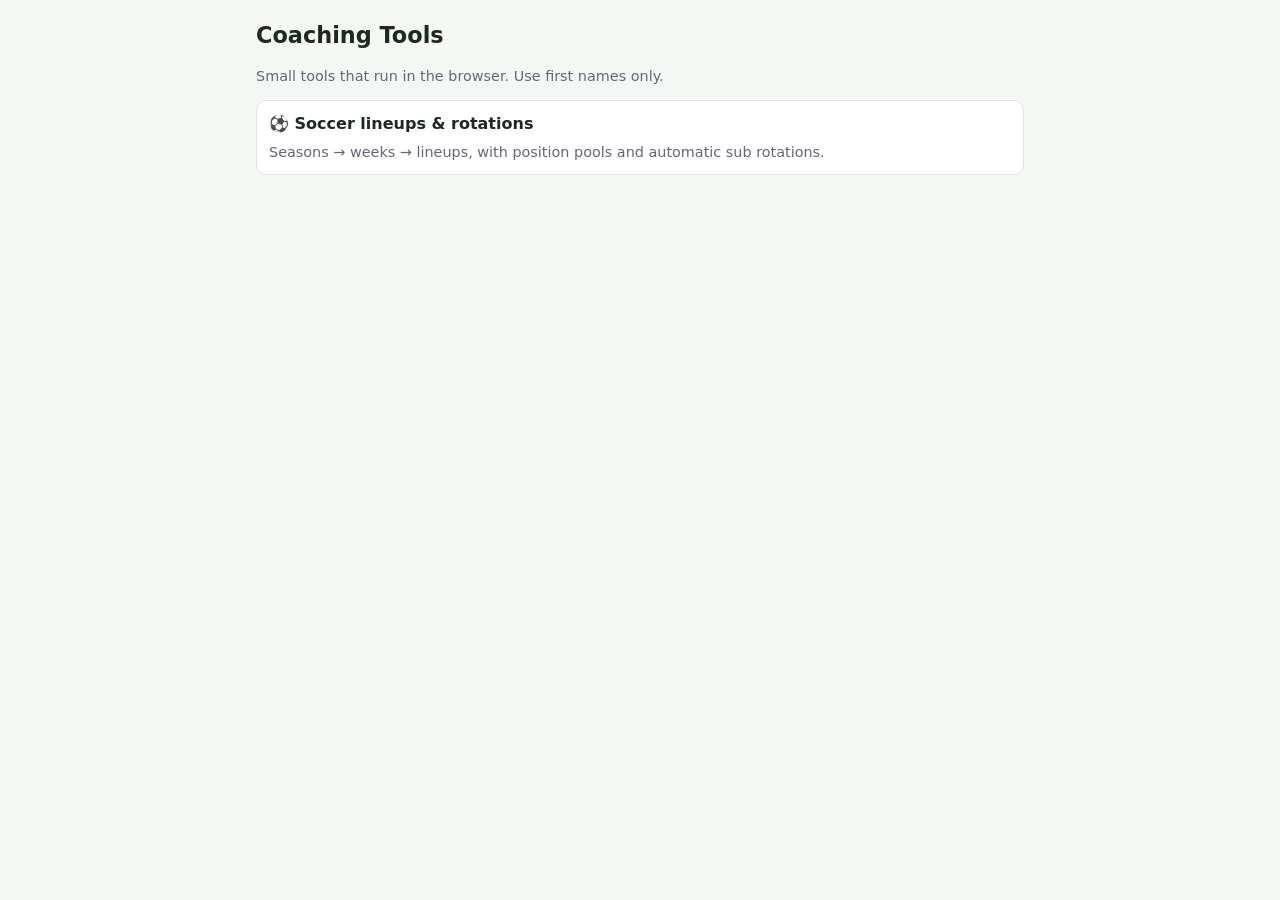
<file: index.html>
<!doctype html>
<html lang="en">
<head>
<meta charset="utf-8">
<meta name="viewport" content="width=device-width, initial-scale=1">
<title>Coaching Tools</title>
<link rel="stylesheet" href="assets/style.css">
</head>
<body>
<main>
  <h1>Coaching Tools</h1>
  <p class="muted">Small tools that run in the browser. Use first names only.</p>
  <a class="card" href="soccer/">
    <h3>⚽ Soccer lineups &amp; rotations</h3>
    <div class="muted">Seasons → weeks → lineups, with position pools and automatic sub rotations.</div>
  </a>
</main>
</body>
</html>
</file>
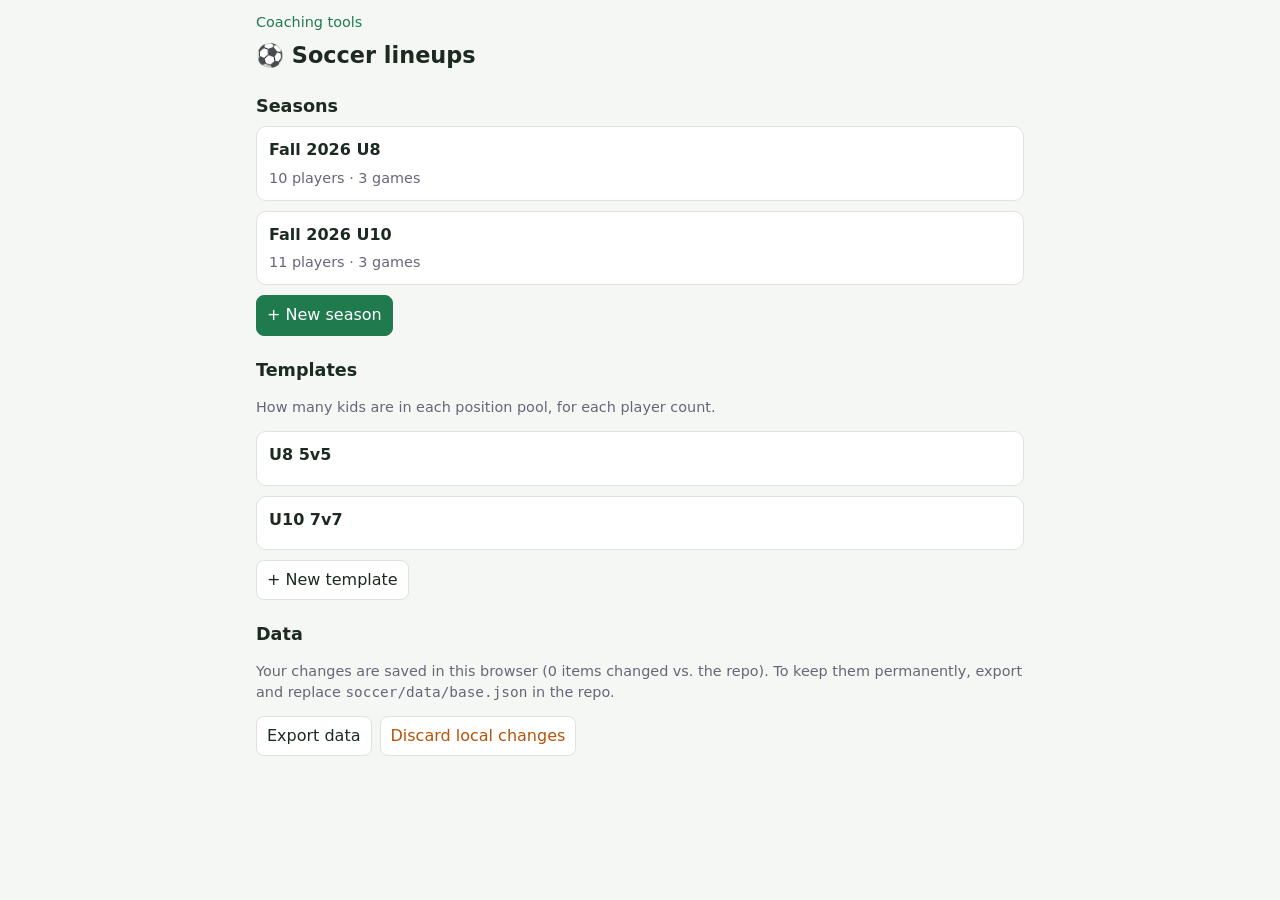
<file: soccer/index.html>
<!doctype html>
<html lang="en">
<head>
<meta charset="utf-8">
<meta name="viewport" content="width=device-width, initial-scale=1">
<title>Soccer Lineups</title>
<link rel="stylesheet" href="../assets/style.css">
</head>
<body>
<main id="app">Loading…</main>
<script src="rotation.js"></script>
<script src="app.js"></script>
</body>
</html>
</file>
<file: assets/style.css>
:root {
  --bg: #f5f7f5; --card: #fff; --ink: #1c2a21; --muted: #667; --line: #dde3de;
  --accent: #1f7a4d; --accent-ink: #fff; --warn: #b45309; --warn-bg: #fff4e0; --chip: #e8f3ec; --ok: #15803d; --bad: #c62828;
}
@media (prefers-color-scheme: dark) {
  :root { --bg: #121714; --card: #1b221e; --ink: #e8efe9; --muted: #9aa8a0; --line: #2d3832;
    --accent: #3fb77a; --accent-ink: #08130d; --warn: #f2a65a; --warn-bg: #3a2a14; --chip: #22332a; --ok: #4ade80; --bad: #ff6b6b; }
}
* { box-sizing: border-box; }
body { margin: 0; background: var(--bg); color: var(--ink); font: 16px/1.4 system-ui, -apple-system, Segoe UI, Roboto, sans-serif; }
main { max-width: 800px; margin: 0 auto; padding: 12px 16px 48px; }
h1 { font-size: 1.4rem; margin: 8px 0 4px; } h2 { font-size: 1.1rem; margin: 22px 0 8px; } h3 { font-size: 1rem; margin: 0 0 6px; }
a { color: var(--accent); }
.muted { color: var(--muted); font-size: .9rem; }
.ok { color: var(--ok); font-weight: 600; } .bad { color: var(--bad); font-weight: 600; }
.warn { color: var(--warn); font-size: .9rem; }
.crumbs { font-size: .9rem; margin-bottom: 4px; } .crumbs a { text-decoration: none; }
.card { background: var(--card); border: 1px solid var(--line); border-radius: 10px; padding: 12px; margin-bottom: 10px; }
a.card { display: block; text-decoration: none; color: inherit; }
a.card:hover { border-color: var(--accent); }
.row { display: flex; flex-wrap: wrap; gap: 8px; align-items: center; }
.between { justify-content: space-between; }
button, select, input { font: inherit; color: inherit; background: var(--card); border: 1px solid var(--line); border-radius: 8px; padding: 8px 10px; min-height: 40px; }
button { cursor: pointer; } button:hover { border-color: var(--accent); }
button.primary { background: var(--accent); color: var(--accent-ink); border-color: var(--accent); }
button.danger { color: var(--warn); }
input[type=number] { width: 4.2em; }
.chips { display: flex; flex-wrap: wrap; gap: 6px; }
.chip { border-radius: 999px; padding: 6px 14px; background: var(--chip); border: 1px solid var(--line); cursor: pointer; user-select: none; }
.chip.off { background: transparent; color: var(--muted); text-decoration: line-through; }
.tabs { display: flex; flex-wrap: wrap; gap: 6px; margin: 10px 0; }
.tab { padding: 8px 14px; border-radius: 8px; border: 1px solid var(--line); background: var(--card); cursor: pointer; }
.tab.active { background: var(--accent); color: var(--accent-ink); border-color: var(--accent); }
.seg { margin-bottom: 8px; }
.seg h3 { display: flex; justify-content: space-between; }
.pos { display: grid; grid-template-columns: 48px 1fr; gap: 6px; padding: 4px 0; border-top: 1px solid var(--line); }
.pos b { color: var(--muted); font-size: .85rem; padding-top: 2px; }
.subs { font-size: .85rem; color: var(--muted); }
.in { color: var(--accent); font-weight: 600; } .out { color: var(--warn); font-weight: 600; }
.bench { color: var(--muted); font-size: .85rem; }
table { border-collapse: collapse; width: 100%; font-size: .95rem; }
td, th { text-align: left; padding: 4px 6px; border-bottom: 1px solid var(--line); }
td select { width: 100%; min-height: 36px; padding: 4px; }
@media print {
  .crumbs, button, .tabs, .noprint { display: none !important; }
  body { background: #fff; color: #000; } .card { break-inside: avoid; border-color: #999; }
}
.curr { border-color: var(--accent); border-width: 2px; }
.play .pos { font-size: 1.25rem; grid-template-columns: 56px 1fr; } .play .pos b { font-size: .95rem; padding-top: 5px; }
.bigbtns { display: grid; grid-template-columns: 1fr 1fr; gap: 10px; margin: 12px 0; }
.bigbtns button { min-height: 64px; font-size: 1.25rem; }
button:disabled { opacity: .4; cursor: default; }
details.card summary { cursor: pointer; font-weight: 600; }
.cell { display: flex; gap: 4px; } .cell select { flex: 1; min-width: 0; }
button.start { min-height: 36px; padding: 2px 8px; color: var(--muted); }
button.start.on { background: var(--accent); color: var(--accent-ink); border-color: var(--accent); }
</file>
